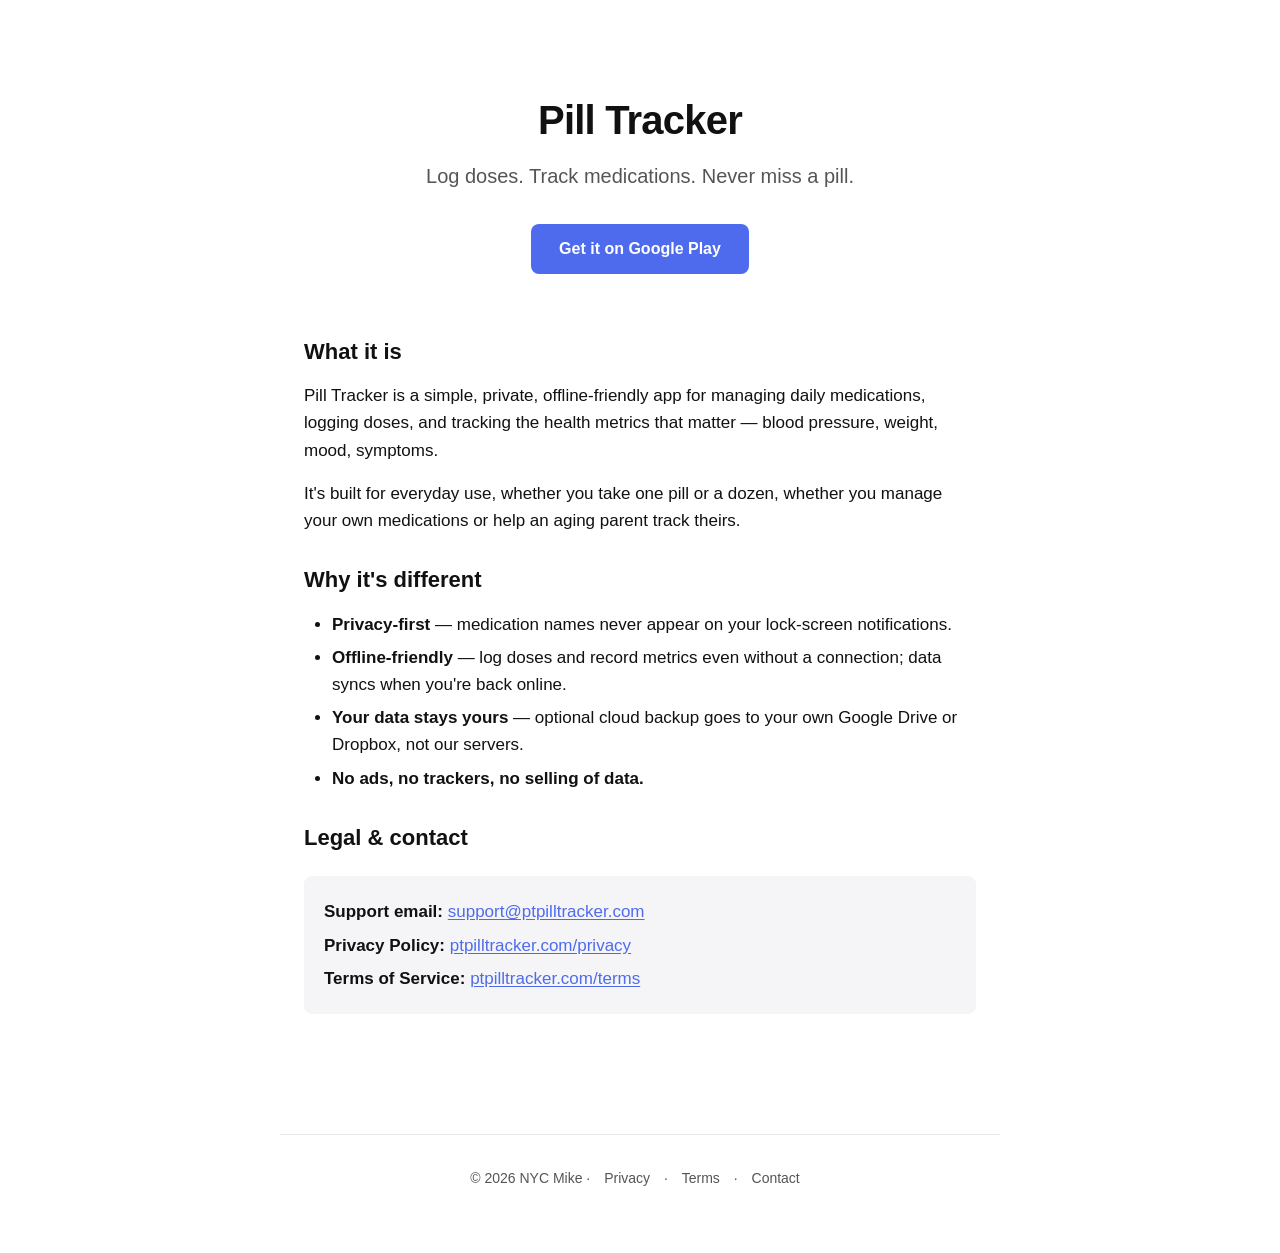
<file: index.html>
<!doctype html>
<html lang="en">
<head>
  <meta charset="utf-8">
  <meta name="viewport" content="width=device-width, initial-scale=1">
  <title>Pill Tracker — Meds &amp; Reminders</title>
  <meta name="description" content="A private, offline-friendly medication tracker. Log doses, track refills, never miss a pill.">
  <link rel="canonical" href="https://ptpilltracker.com/">
  <link rel="icon" type="image/png" href="/favicon.png">
  <meta name="theme-color" content="#4f6bed">
  <meta property="og:type" content="website">
  <meta property="og:site_name" content="Pill Tracker">
  <meta property="og:title" content="Pill Tracker — Meds &amp; Reminders">
  <meta property="og:description" content="A private, offline-friendly medication tracker. Log doses, track refills, never miss a pill.">
  <meta property="og:url" content="https://ptpilltracker.com/">
  <meta property="og:image" content="https://ptpilltracker.com/og-image.png">
  <meta name="twitter:card" content="summary_large_image">
  <meta name="twitter:title" content="Pill Tracker — Meds &amp; Reminders">
  <meta name="twitter:description" content="A private, offline-friendly medication tracker. Log doses, track refills, never miss a pill.">
  <meta name="twitter:image" content="https://ptpilltracker.com/og-image.png">
  <link rel="stylesheet" href="/style.css">
</head>
<body>

<main>
  <section class="landing-hero">
    <h1>Pill Tracker</h1>
    <p class="tagline">Log doses. Track medications. Never miss a pill.</p>
    <a class="landing-cta" href="https://play.google.com/store/apps/details?id=com.pilltracking.app">Get it on Google Play</a>
  </section>

  <section>
    <h2>What it is</h2>
    <p>
      Pill Tracker is a simple, private, offline-friendly app for managing daily medications, logging doses, and tracking the health metrics that matter — blood pressure, weight, mood, symptoms.
    </p>
    <p>
      It's built for everyday use, whether you take one pill or a dozen, whether you manage your own medications or help an aging parent track theirs.
    </p>
  </section>

  <section>
    <h2>Why it's different</h2>
    <ul>
      <li><strong>Privacy-first</strong> — medication names never appear on your lock-screen notifications.</li>
      <li><strong>Offline-friendly</strong> — log doses and record metrics even without a connection; data syncs when you're back online.</li>
      <li><strong>Your data stays yours</strong> — optional cloud backup goes to your own Google Drive or Dropbox, not our servers.</li>
      <li><strong>No ads, no trackers, no selling of data.</strong></li>
    </ul>
  </section>

  <section>
    <h2>Legal &amp; contact</h2>
    <div class="contact-block">
      <p><strong>Support email:</strong> <a href="mailto:support@ptpilltracker.com">support@ptpilltracker.com</a></p>
      <p><strong>Privacy Policy:</strong> <a href="/privacy/">ptpilltracker.com/privacy</a></p>
      <p><strong>Terms of Service:</strong> <a href="/terms/">ptpilltracker.com/terms</a></p>
    </div>
  </section>
</main>

<footer>
  <p>© 2026 NYC Mike · <a href="/privacy/">Privacy</a> · <a href="/terms/">Terms</a> · <a href="mailto:support@ptpilltracker.com">Contact</a></p>
</footer>

</body>
</html>
</file>
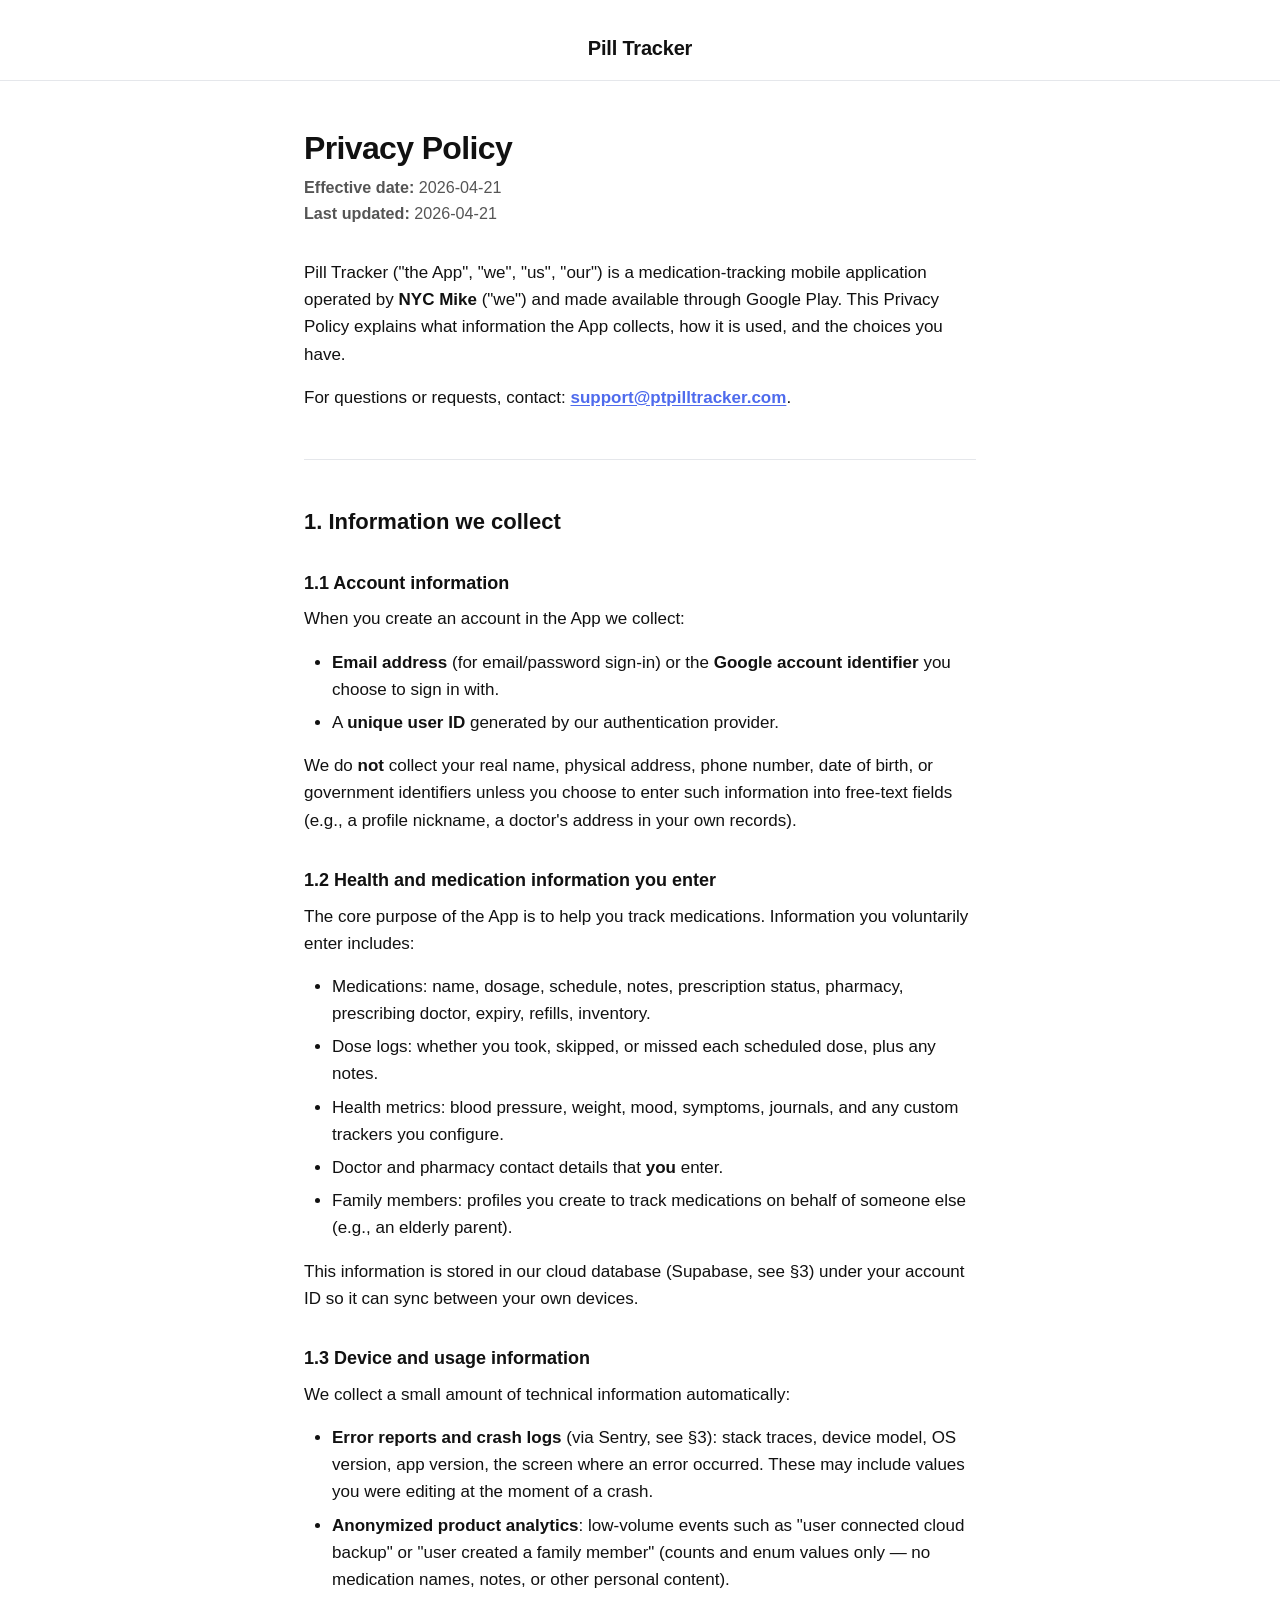
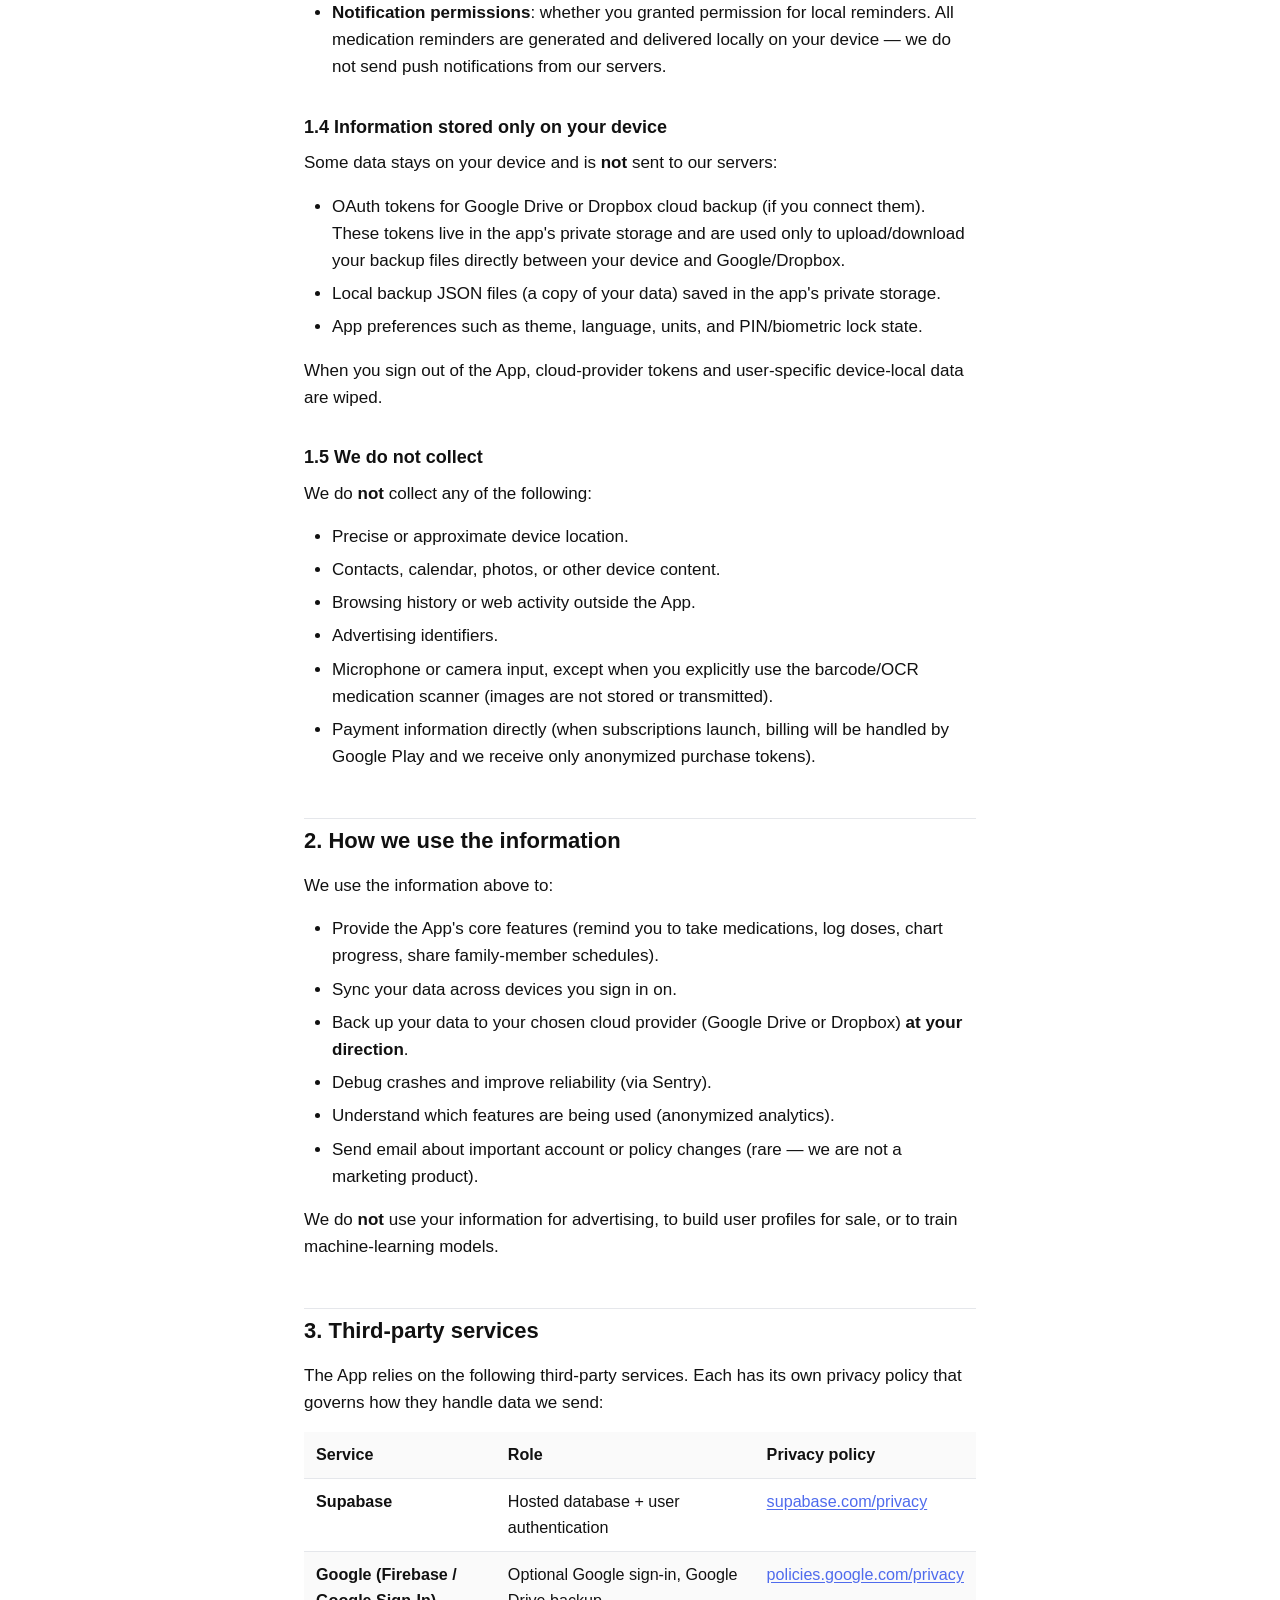
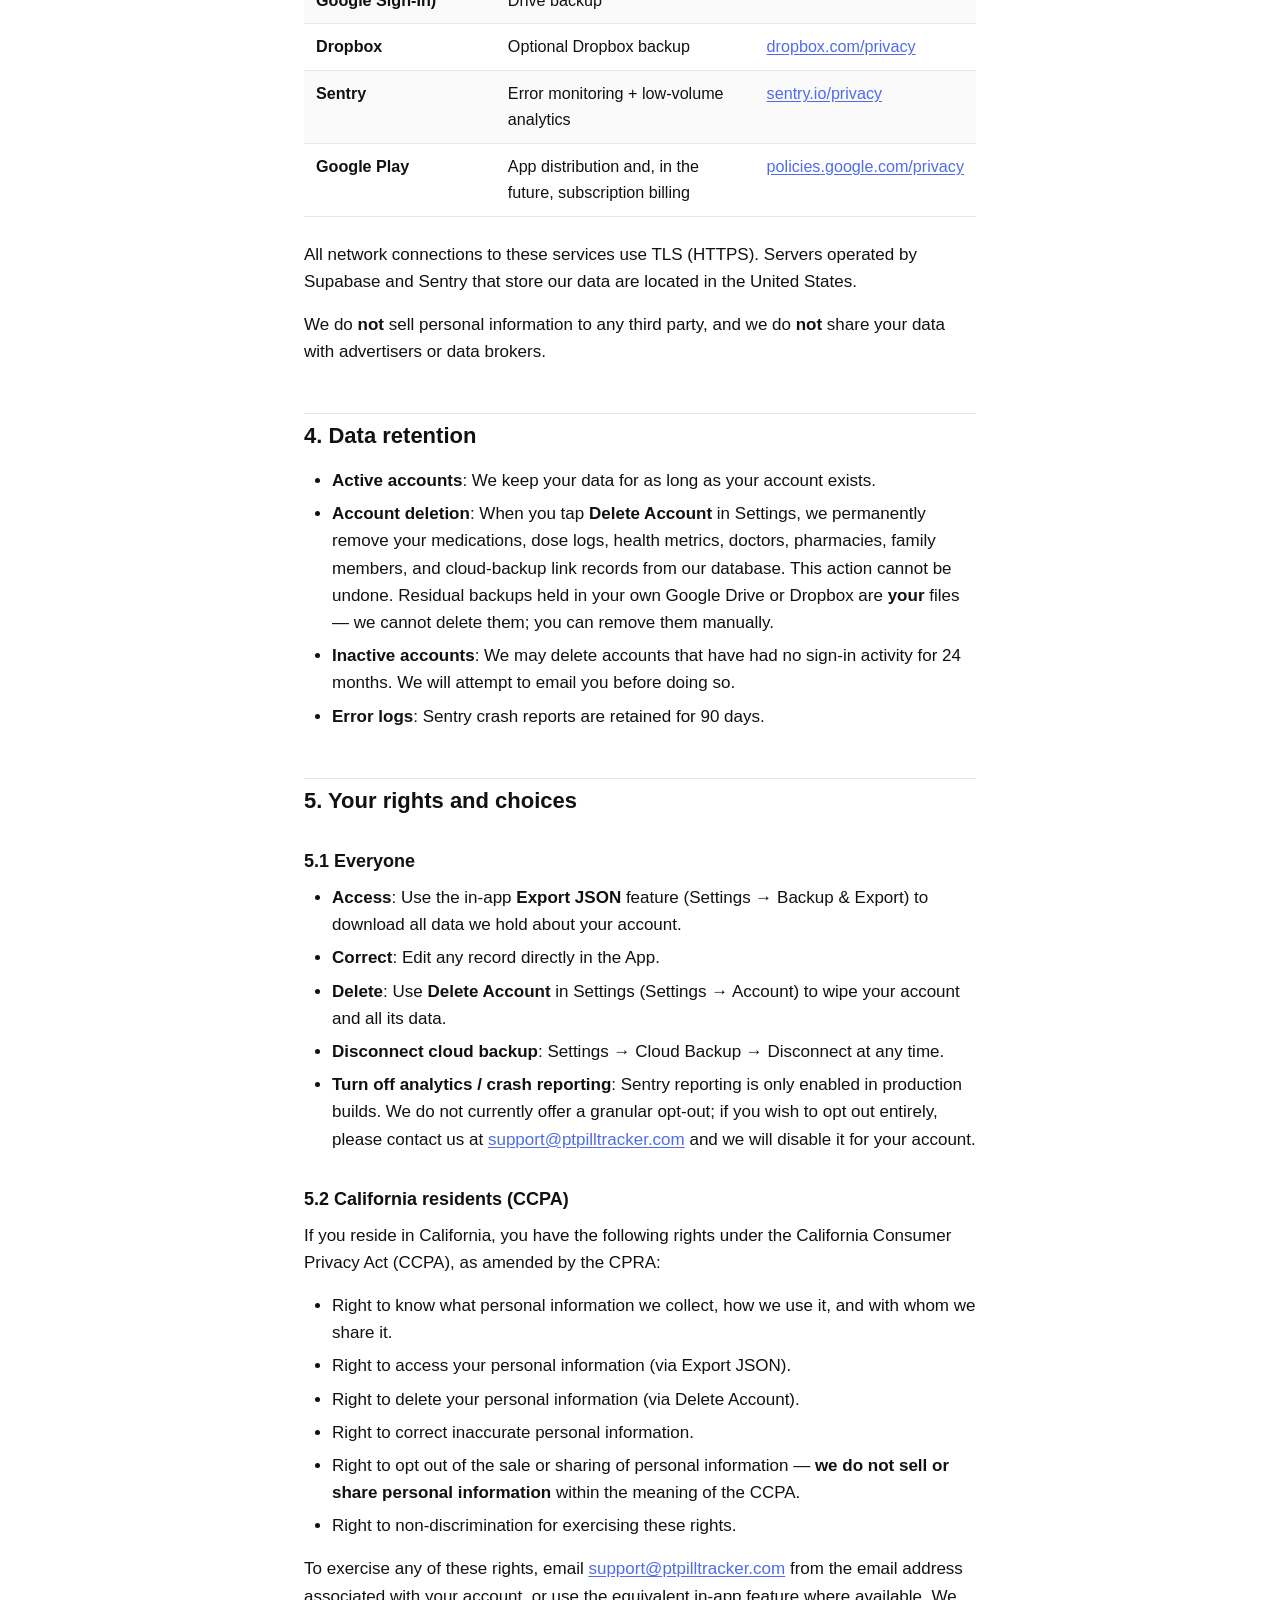
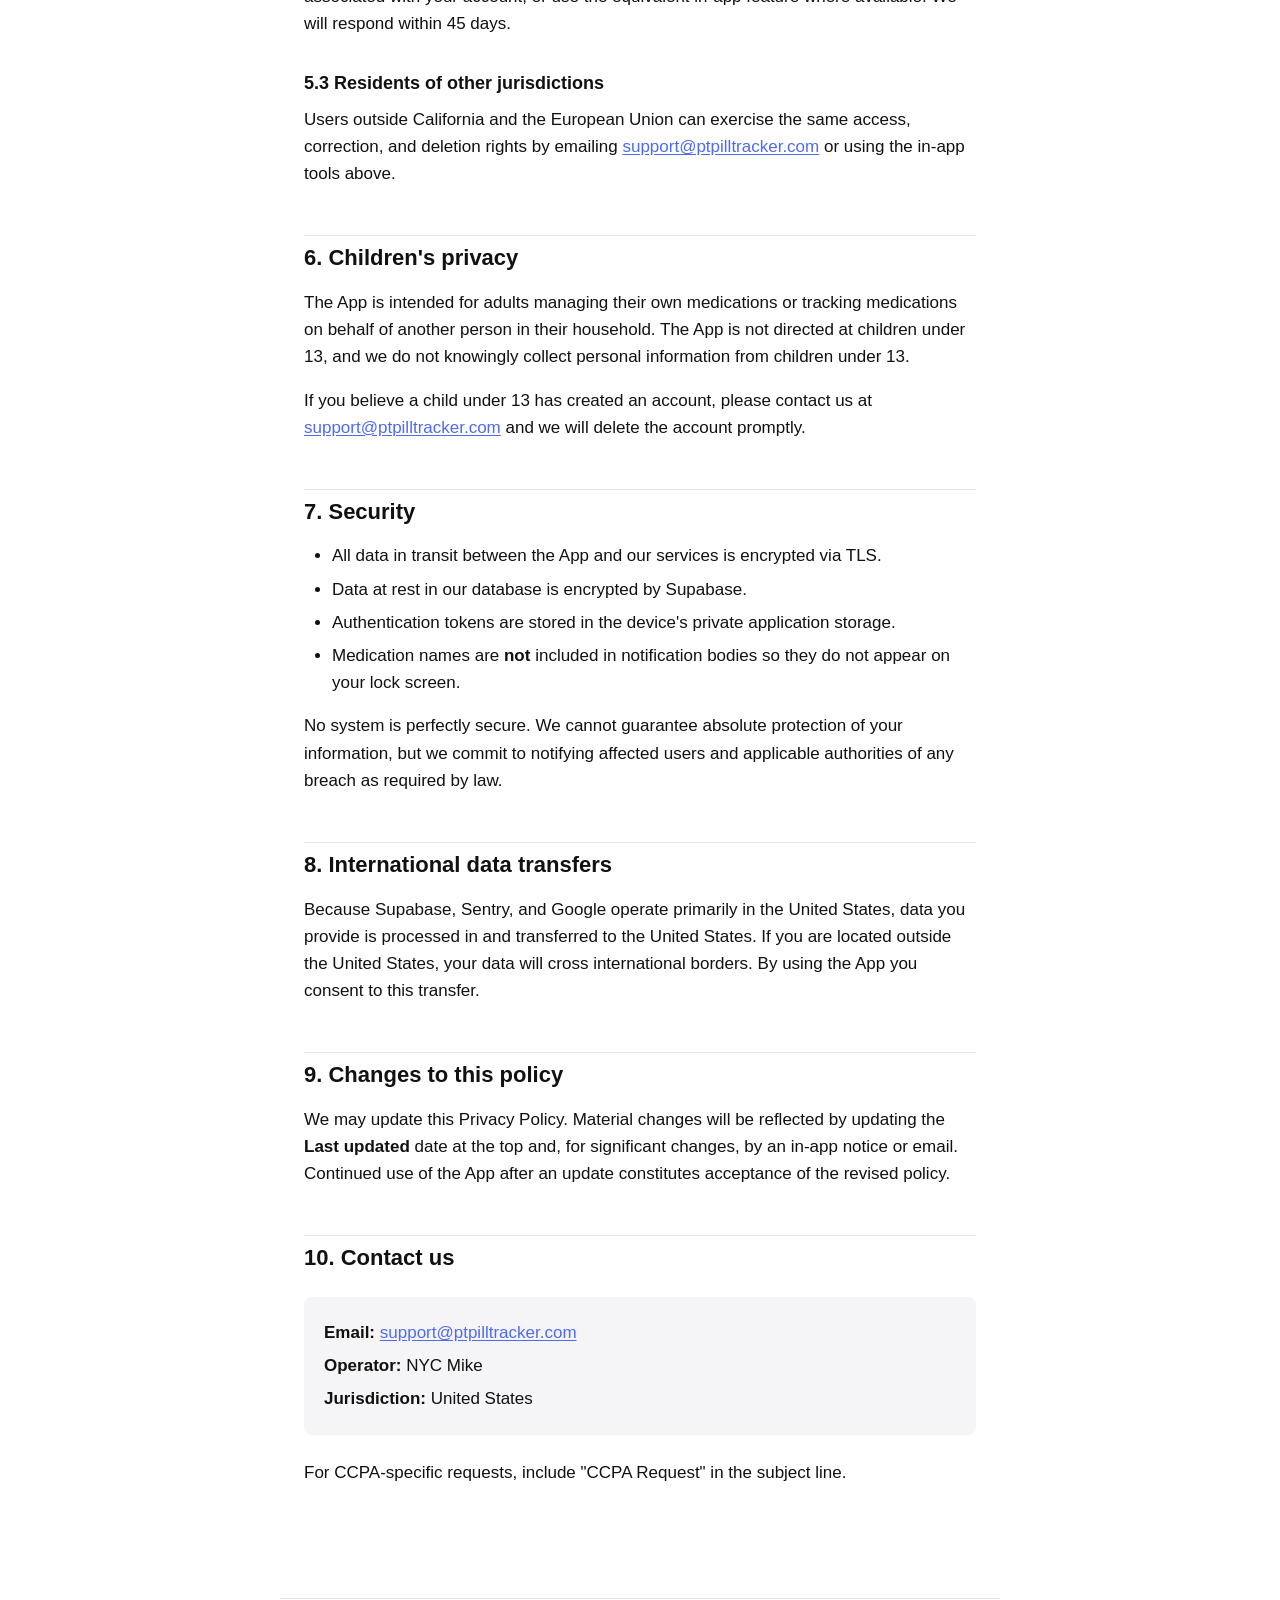
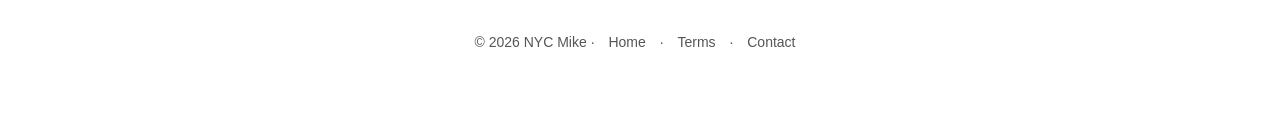
<file: privacy/index.html>
<!doctype html>
<html lang="en">
<head>
  <meta charset="utf-8">
  <meta name="viewport" content="width=device-width, initial-scale=1">
  <title>Privacy Policy — Pill Tracker</title>
  <meta name="description" content="Privacy Policy for the Pill Tracker mobile app. US/CCPA-compliant.">
  <link rel="canonical" href="https://ptpilltracker.com/privacy/">
  <link rel="icon" type="image/png" href="/favicon.png">
  <meta name="theme-color" content="#4f6bed">
  <meta property="og:type" content="article">
  <meta property="og:site_name" content="Pill Tracker">
  <meta property="og:title" content="Privacy Policy — Pill Tracker">
  <meta property="og:description" content="Privacy Policy for the Pill Tracker mobile app. US/CCPA-compliant.">
  <meta property="og:url" content="https://ptpilltracker.com/privacy/">
  <meta property="og:image" content="https://ptpilltracker.com/og-image.png">
  <link rel="stylesheet" href="/style.css">
</head>
<body>

<header class="site-header">
  <a class="logo" href="/">Pill Tracker</a>
</header>

<main>
  <h1>Privacy Policy</h1>
  <p class="meta"><strong>Effective date:</strong> 2026-04-21<br><strong>Last updated:</strong> 2026-04-21</p>

  <p>Pill Tracker ("the App", "we", "us", "our") is a medication-tracking mobile application operated by <strong>NYC Mike</strong> ("we") and made available through Google Play. This Privacy Policy explains what information the App collects, how it is used, and the choices you have.</p>

  <p>For questions or requests, contact: <strong><a href="mailto:support@ptpilltracker.com">support@ptpilltracker.com</a></strong>.</p>

  <hr>

  <h2>1. Information we collect</h2>

  <h3>1.1 Account information</h3>
  <p>When you create an account in the App we collect:</p>
  <ul>
    <li><strong>Email address</strong> (for email/password sign-in) or the <strong>Google account identifier</strong> you choose to sign in with.</li>
    <li>A <strong>unique user ID</strong> generated by our authentication provider.</li>
  </ul>
  <p>We do <strong>not</strong> collect your real name, physical address, phone number, date of birth, or government identifiers unless you choose to enter such information into free-text fields (e.g., a profile nickname, a doctor's address in your own records).</p>

  <h3>1.2 Health and medication information you enter</h3>
  <p>The core purpose of the App is to help you track medications. Information you voluntarily enter includes:</p>
  <ul>
    <li>Medications: name, dosage, schedule, notes, prescription status, pharmacy, prescribing doctor, expiry, refills, inventory.</li>
    <li>Dose logs: whether you took, skipped, or missed each scheduled dose, plus any notes.</li>
    <li>Health metrics: blood pressure, weight, mood, symptoms, journals, and any custom trackers you configure.</li>
    <li>Doctor and pharmacy contact details that <strong>you</strong> enter.</li>
    <li>Family members: profiles you create to track medications on behalf of someone else (e.g., an elderly parent).</li>
  </ul>
  <p>This information is stored in our cloud database (Supabase, see §3) under your account ID so it can sync between your own devices.</p>

  <h3>1.3 Device and usage information</h3>
  <p>We collect a small amount of technical information automatically:</p>
  <ul>
    <li><strong>Error reports and crash logs</strong> (via Sentry, see §3): stack traces, device model, OS version, app version, the screen where an error occurred. These may include values you were editing at the moment of a crash.</li>
    <li><strong>Anonymized product analytics</strong>: low-volume events such as "user connected cloud backup" or "user created a family member" (counts and enum values only — no medication names, notes, or other personal content).</li>
    <li><strong>Notification permissions</strong>: whether you granted permission for local reminders. All medication reminders are generated and delivered locally on your device — we do not send push notifications from our servers.</li>
  </ul>

  <h3>1.4 Information stored only on your device</h3>
  <p>Some data stays on your device and is <strong>not</strong> sent to our servers:</p>
  <ul>
    <li>OAuth tokens for Google Drive or Dropbox cloud backup (if you connect them). These tokens live in the app's private storage and are used only to upload/download your backup files directly between your device and Google/Dropbox.</li>
    <li>Local backup JSON files (a copy of your data) saved in the app's private storage.</li>
    <li>App preferences such as theme, language, units, and PIN/biometric lock state.</li>
  </ul>
  <p>When you sign out of the App, cloud-provider tokens and user-specific device-local data are wiped.</p>

  <h3>1.5 We do not collect</h3>
  <p>We do <strong>not</strong> collect any of the following:</p>
  <ul>
    <li>Precise or approximate device location.</li>
    <li>Contacts, calendar, photos, or other device content.</li>
    <li>Browsing history or web activity outside the App.</li>
    <li>Advertising identifiers.</li>
    <li>Microphone or camera input, except when you explicitly use the barcode/OCR medication scanner (images are not stored or transmitted).</li>
    <li>Payment information directly (when subscriptions launch, billing will be handled by Google Play and we receive only anonymized purchase tokens).</li>
  </ul>

  <h2>2. How we use the information</h2>
  <p>We use the information above to:</p>
  <ul>
    <li>Provide the App's core features (remind you to take medications, log doses, chart progress, share family-member schedules).</li>
    <li>Sync your data across devices you sign in on.</li>
    <li>Back up your data to your chosen cloud provider (Google Drive or Dropbox) <strong>at your direction</strong>.</li>
    <li>Debug crashes and improve reliability (via Sentry).</li>
    <li>Understand which features are being used (anonymized analytics).</li>
    <li>Send email about important account or policy changes (rare — we are not a marketing product).</li>
  </ul>
  <p>We do <strong>not</strong> use your information for advertising, to build user profiles for sale, or to train machine-learning models.</p>

  <h2>3. Third-party services</h2>
  <p>The App relies on the following third-party services. Each has its own privacy policy that governs how they handle data we send:</p>
  <table>
    <thead>
      <tr><th>Service</th><th>Role</th><th>Privacy policy</th></tr>
    </thead>
    <tbody>
      <tr><td><strong>Supabase</strong></td><td>Hosted database + user authentication</td><td><a href="https://supabase.com/privacy">supabase.com/privacy</a></td></tr>
      <tr><td><strong>Google (Firebase / Google Sign-In)</strong></td><td>Optional Google sign-in, Google Drive backup</td><td><a href="https://policies.google.com/privacy">policies.google.com/privacy</a></td></tr>
      <tr><td><strong>Dropbox</strong></td><td>Optional Dropbox backup</td><td><a href="https://www.dropbox.com/privacy">dropbox.com/privacy</a></td></tr>
      <tr><td><strong>Sentry</strong></td><td>Error monitoring + low-volume analytics</td><td><a href="https://sentry.io/privacy/">sentry.io/privacy</a></td></tr>
      <tr><td><strong>Google Play</strong></td><td>App distribution and, in the future, subscription billing</td><td><a href="https://policies.google.com/privacy">policies.google.com/privacy</a></td></tr>
    </tbody>
  </table>
  <p>All network connections to these services use TLS (HTTPS). Servers operated by Supabase and Sentry that store our data are located in the United States.</p>
  <p>We do <strong>not</strong> sell personal information to any third party, and we do <strong>not</strong> share your data with advertisers or data brokers.</p>

  <h2>4. Data retention</h2>
  <ul>
    <li><strong>Active accounts</strong>: We keep your data for as long as your account exists.</li>
    <li><strong>Account deletion</strong>: When you tap <strong>Delete Account</strong> in Settings, we permanently remove your medications, dose logs, health metrics, doctors, pharmacies, family members, and cloud-backup link records from our database. This action cannot be undone. Residual backups held in your own Google Drive or Dropbox are <strong>your</strong> files — we cannot delete them; you can remove them manually.</li>
    <li><strong>Inactive accounts</strong>: We may delete accounts that have had no sign-in activity for 24 months. We will attempt to email you before doing so.</li>
    <li><strong>Error logs</strong>: Sentry crash reports are retained for 90 days.</li>
  </ul>

  <h2>5. Your rights and choices</h2>

  <h3>5.1 Everyone</h3>
  <ul>
    <li><strong>Access</strong>: Use the in-app <strong>Export JSON</strong> feature (Settings → Backup &amp; Export) to download all data we hold about your account.</li>
    <li><strong>Correct</strong>: Edit any record directly in the App.</li>
    <li><strong>Delete</strong>: Use <strong>Delete Account</strong> in Settings (Settings → Account) to wipe your account and all its data.</li>
    <li><strong>Disconnect cloud backup</strong>: Settings → Cloud Backup → Disconnect at any time.</li>
    <li><strong>Turn off analytics / crash reporting</strong>: Sentry reporting is only enabled in production builds. We do not currently offer a granular opt-out; if you wish to opt out entirely, please contact us at <a href="mailto:support@ptpilltracker.com">support@ptpilltracker.com</a> and we will disable it for your account.</li>
  </ul>

  <h3>5.2 California residents (CCPA)</h3>
  <p>If you reside in California, you have the following rights under the California Consumer Privacy Act (CCPA), as amended by the CPRA:</p>
  <ul>
    <li>Right to know what personal information we collect, how we use it, and with whom we share it.</li>
    <li>Right to access your personal information (via Export JSON).</li>
    <li>Right to delete your personal information (via Delete Account).</li>
    <li>Right to correct inaccurate personal information.</li>
    <li>Right to opt out of the sale or sharing of personal information — <strong>we do not sell or share personal information</strong> within the meaning of the CCPA.</li>
    <li>Right to non-discrimination for exercising these rights.</li>
  </ul>
  <p>To exercise any of these rights, email <a href="mailto:support@ptpilltracker.com">support@ptpilltracker.com</a> from the email address associated with your account, or use the equivalent in-app feature where available. We will respond within 45 days.</p>

  <h3>5.3 Residents of other jurisdictions</h3>
  <p>Users outside California and the European Union can exercise the same access, correction, and deletion rights by emailing <a href="mailto:support@ptpilltracker.com">support@ptpilltracker.com</a> or using the in-app tools above.</p>

  <h2>6. Children's privacy</h2>
  <p>The App is intended for adults managing their own medications or tracking medications on behalf of another person in their household. The App is not directed at children under 13, and we do not knowingly collect personal information from children under 13.</p>
  <p>If you believe a child under 13 has created an account, please contact us at <a href="mailto:support@ptpilltracker.com">support@ptpilltracker.com</a> and we will delete the account promptly.</p>

  <h2>7. Security</h2>
  <ul>
    <li>All data in transit between the App and our services is encrypted via TLS.</li>
    <li>Data at rest in our database is encrypted by Supabase.</li>
    <li>Authentication tokens are stored in the device's private application storage.</li>
    <li>Medication names are <strong>not</strong> included in notification bodies so they do not appear on your lock screen.</li>
  </ul>
  <p>No system is perfectly secure. We cannot guarantee absolute protection of your information, but we commit to notifying affected users and applicable authorities of any breach as required by law.</p>

  <h2>8. International data transfers</h2>
  <p>Because Supabase, Sentry, and Google operate primarily in the United States, data you provide is processed in and transferred to the United States. If you are located outside the United States, your data will cross international borders. By using the App you consent to this transfer.</p>

  <h2>9. Changes to this policy</h2>
  <p>We may update this Privacy Policy. Material changes will be reflected by updating the <strong>Last updated</strong> date at the top and, for significant changes, by an in-app notice or email. Continued use of the App after an update constitutes acceptance of the revised policy.</p>

  <h2>10. Contact us</h2>
  <div class="contact-block">
    <p><strong>Email:</strong> <a href="mailto:support@ptpilltracker.com">support@ptpilltracker.com</a></p>
    <p><strong>Operator:</strong> NYC Mike</p>
    <p><strong>Jurisdiction:</strong> United States</p>
  </div>
  <p>For CCPA-specific requests, include "CCPA Request" in the subject line.</p>

</main>

<footer>
  <p>© 2026 NYC Mike · <a href="/">Home</a> · <a href="/terms/">Terms</a> · <a href="mailto:support@ptpilltracker.com">Contact</a></p>
</footer>

</body>
</html>
</file>
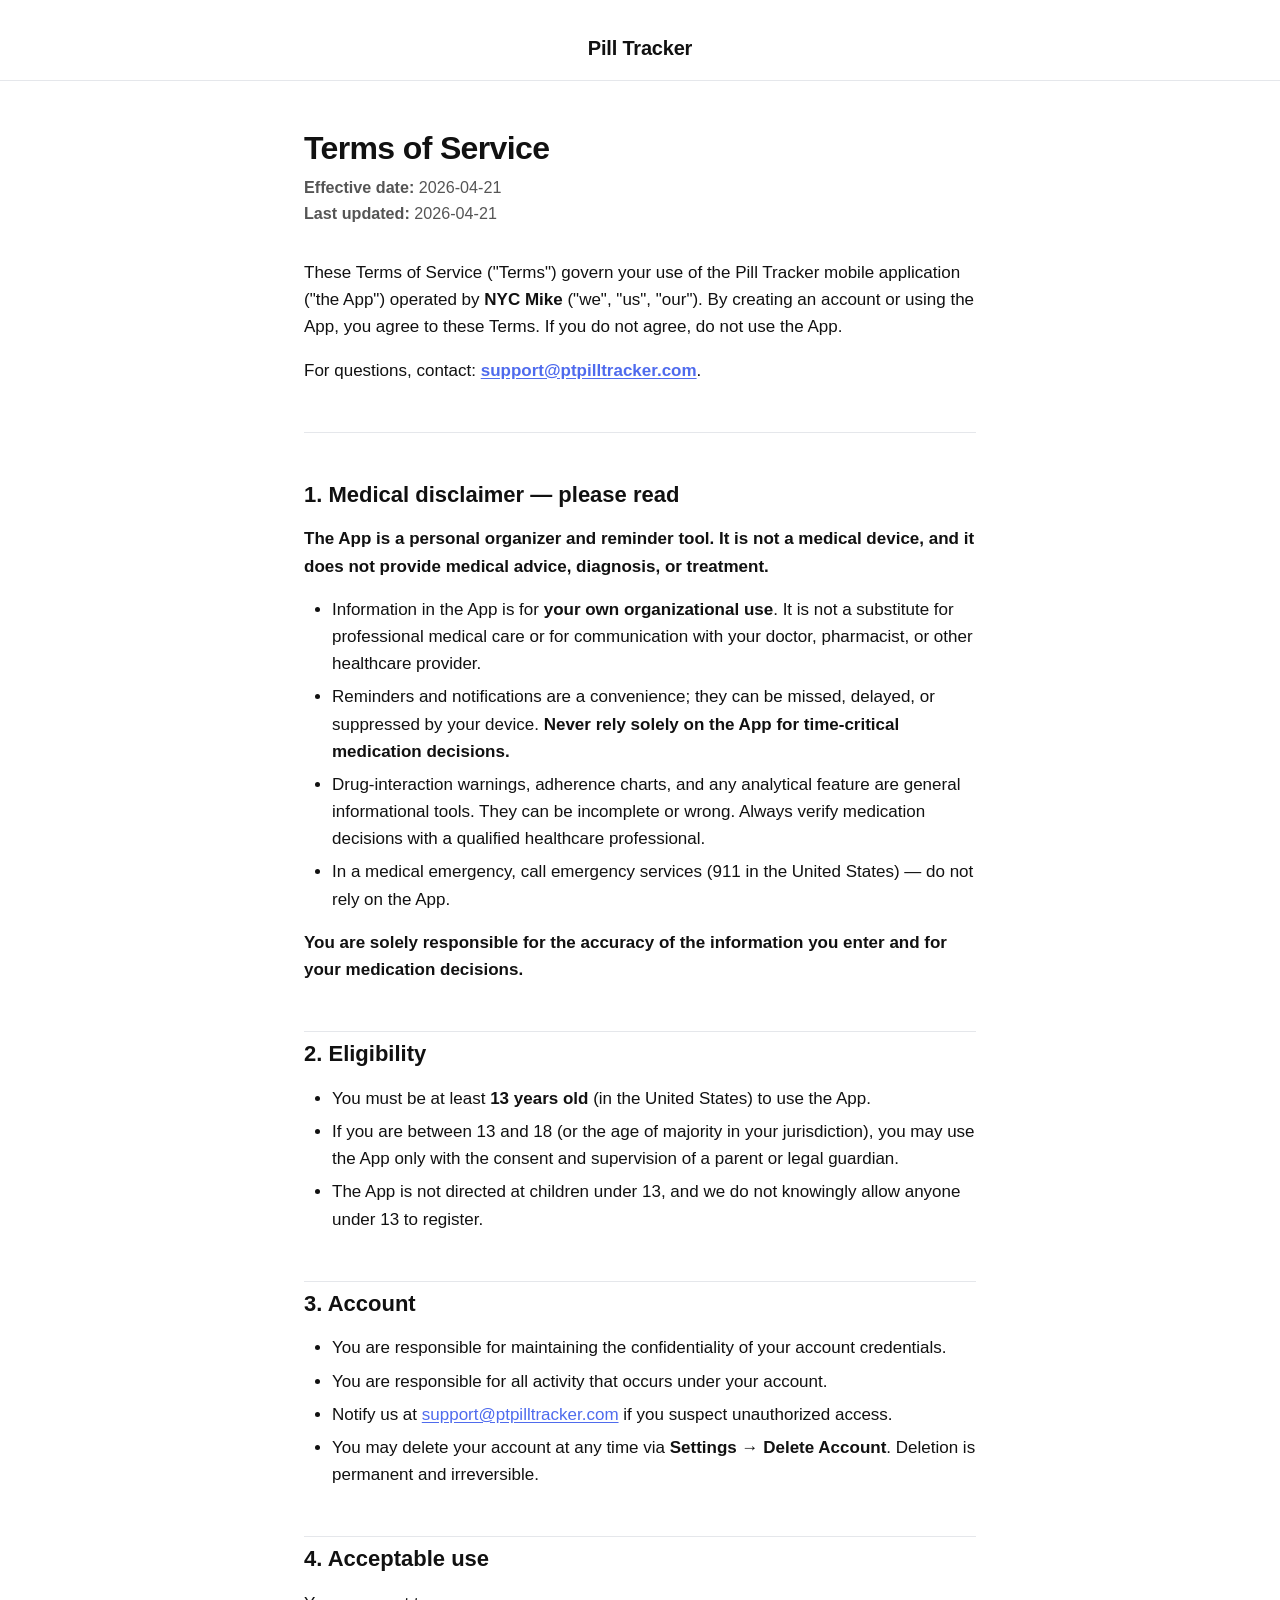
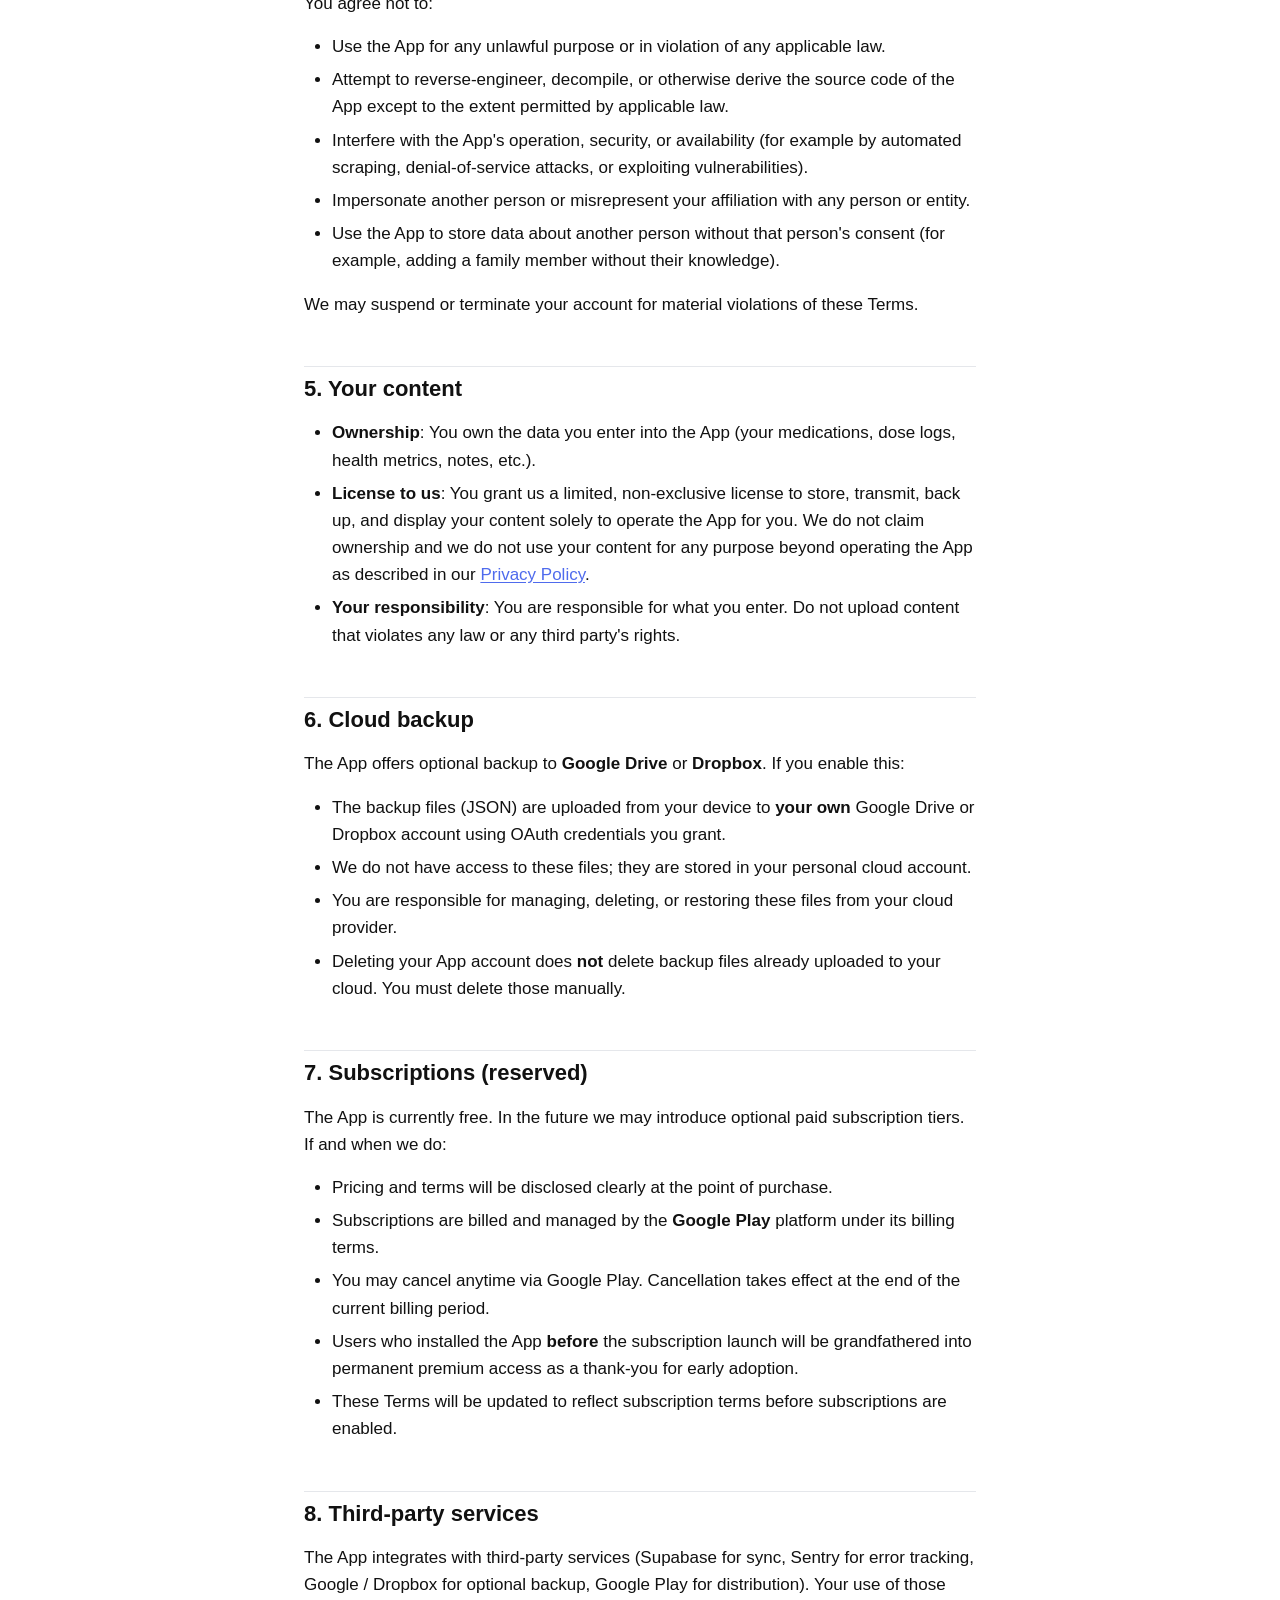
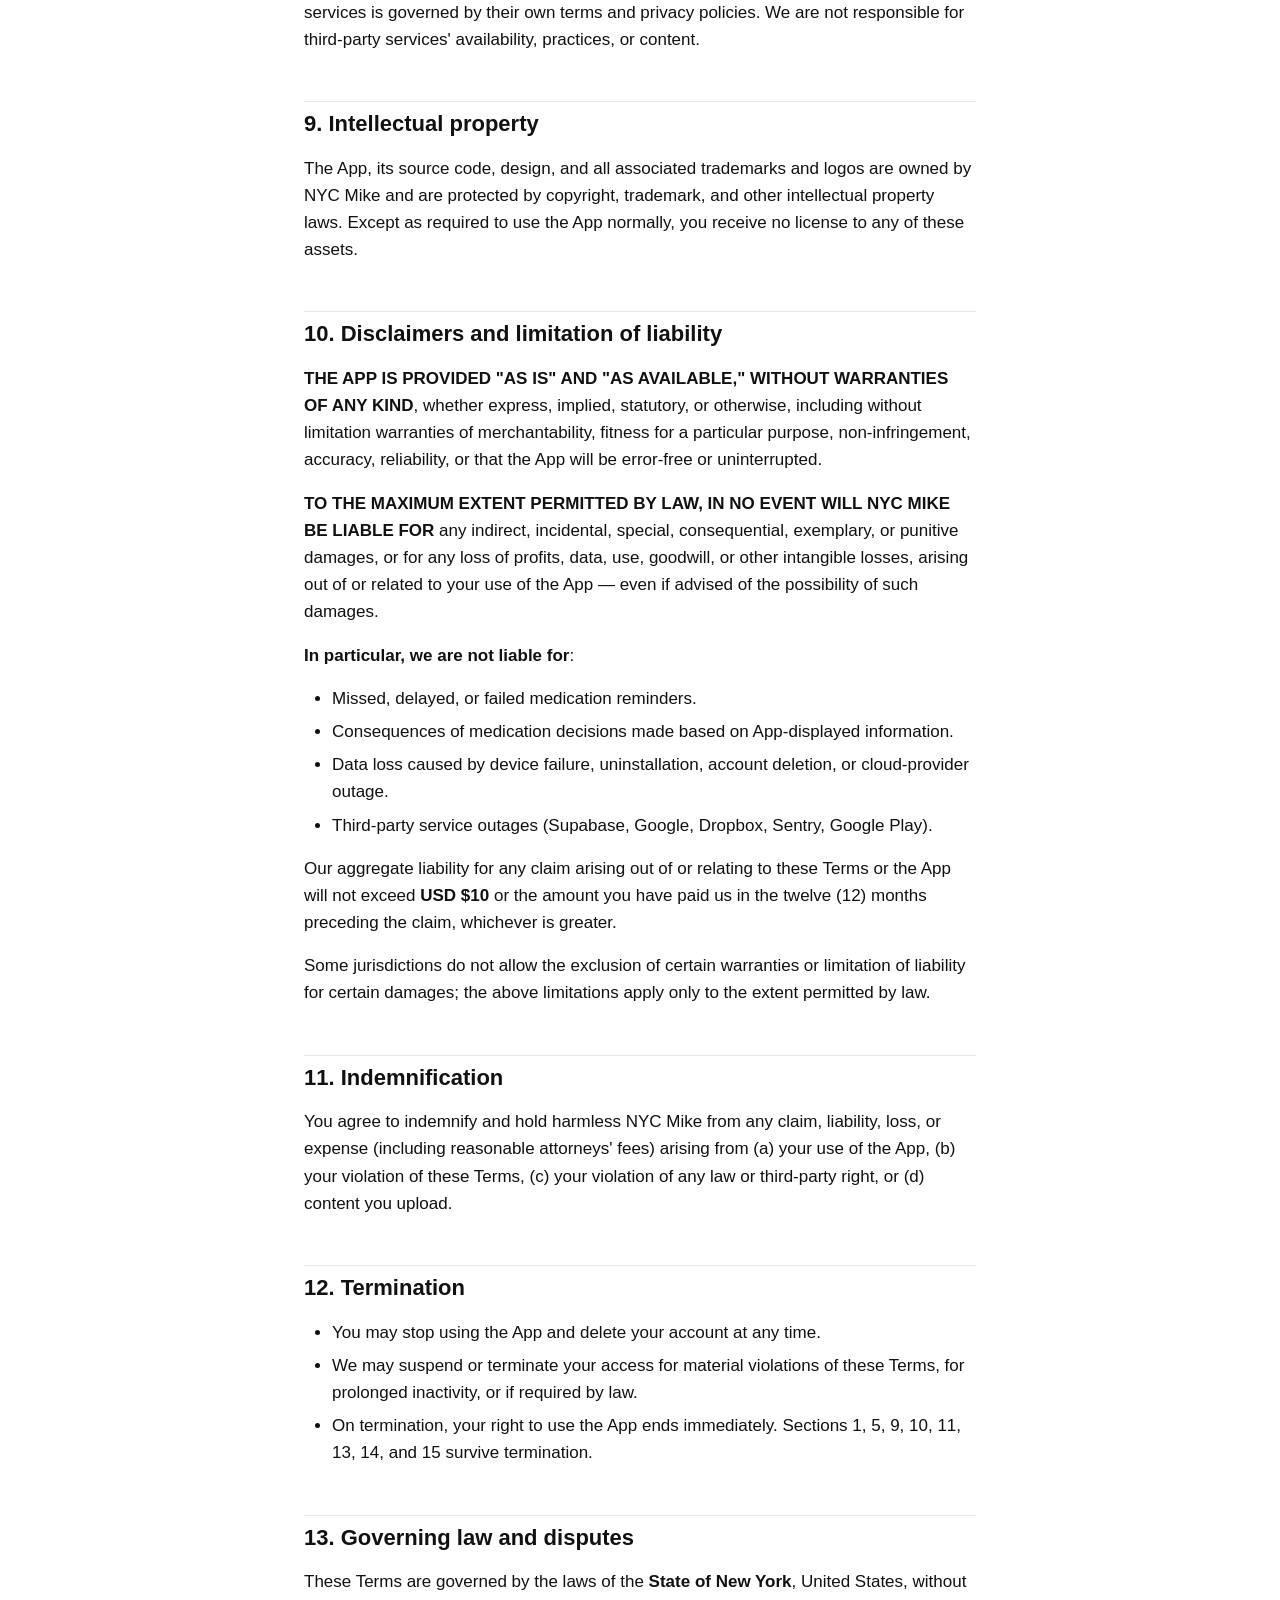
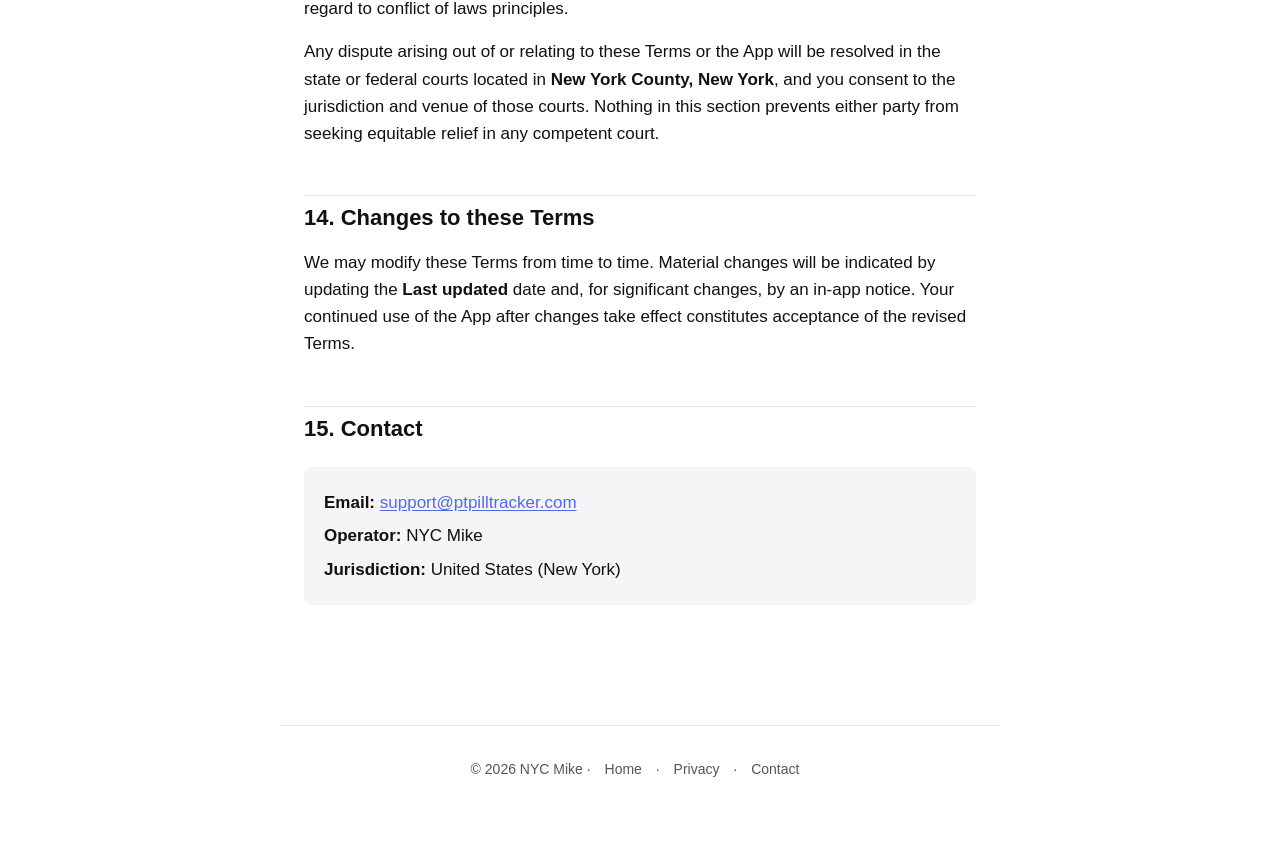
<file: terms/index.html>
<!doctype html>
<html lang="en">
<head>
  <meta charset="utf-8">
  <meta name="viewport" content="width=device-width, initial-scale=1">
  <title>Terms of Service — Pill Tracker</title>
  <meta name="description" content="Terms of Service for the Pill Tracker mobile app.">
  <link rel="canonical" href="https://ptpilltracker.com/terms/">
  <link rel="icon" type="image/png" href="/favicon.png">
  <meta name="theme-color" content="#4f6bed">
  <meta property="og:type" content="article">
  <meta property="og:site_name" content="Pill Tracker">
  <meta property="og:title" content="Terms of Service — Pill Tracker">
  <meta property="og:description" content="Terms of Service for the Pill Tracker mobile app.">
  <meta property="og:url" content="https://ptpilltracker.com/terms/">
  <meta property="og:image" content="https://ptpilltracker.com/og-image.png">
  <link rel="stylesheet" href="/style.css">
</head>
<body>

<header class="site-header">
  <a class="logo" href="/">Pill Tracker</a>
</header>

<main>
  <h1>Terms of Service</h1>
  <p class="meta"><strong>Effective date:</strong> 2026-04-21<br><strong>Last updated:</strong> 2026-04-21</p>

  <p>These Terms of Service ("Terms") govern your use of the Pill Tracker mobile application ("the App") operated by <strong>NYC Mike</strong> ("we", "us", "our"). By creating an account or using the App, you agree to these Terms. If you do not agree, do not use the App.</p>

  <p>For questions, contact: <strong><a href="mailto:support@ptpilltracker.com">support@ptpilltracker.com</a></strong>.</p>

  <hr>

  <h2>1. Medical disclaimer — please read</h2>
  <p><strong>The App is a personal organizer and reminder tool. It is not a medical device, and it does not provide medical advice, diagnosis, or treatment.</strong></p>
  <ul>
    <li>Information in the App is for <strong>your own organizational use</strong>. It is not a substitute for professional medical care or for communication with your doctor, pharmacist, or other healthcare provider.</li>
    <li>Reminders and notifications are a convenience; they can be missed, delayed, or suppressed by your device. <strong>Never rely solely on the App for time-critical medication decisions.</strong></li>
    <li>Drug-interaction warnings, adherence charts, and any analytical feature are general informational tools. They can be incomplete or wrong. Always verify medication decisions with a qualified healthcare professional.</li>
    <li>In a medical emergency, call emergency services (911 in the United States) — do not rely on the App.</li>
  </ul>
  <p><strong>You are solely responsible for the accuracy of the information you enter and for your medication decisions.</strong></p>

  <h2>2. Eligibility</h2>
  <ul>
    <li>You must be at least <strong>13 years old</strong> (in the United States) to use the App.</li>
    <li>If you are between 13 and 18 (or the age of majority in your jurisdiction), you may use the App only with the consent and supervision of a parent or legal guardian.</li>
    <li>The App is not directed at children under 13, and we do not knowingly allow anyone under 13 to register.</li>
  </ul>

  <h2>3. Account</h2>
  <ul>
    <li>You are responsible for maintaining the confidentiality of your account credentials.</li>
    <li>You are responsible for all activity that occurs under your account.</li>
    <li>Notify us at <a href="mailto:support@ptpilltracker.com">support@ptpilltracker.com</a> if you suspect unauthorized access.</li>
    <li>You may delete your account at any time via <strong>Settings → Delete Account</strong>. Deletion is permanent and irreversible.</li>
  </ul>

  <h2>4. Acceptable use</h2>
  <p>You agree not to:</p>
  <ul>
    <li>Use the App for any unlawful purpose or in violation of any applicable law.</li>
    <li>Attempt to reverse-engineer, decompile, or otherwise derive the source code of the App except to the extent permitted by applicable law.</li>
    <li>Interfere with the App's operation, security, or availability (for example by automated scraping, denial-of-service attacks, or exploiting vulnerabilities).</li>
    <li>Impersonate another person or misrepresent your affiliation with any person or entity.</li>
    <li>Use the App to store data about another person without that person's consent (for example, adding a family member without their knowledge).</li>
  </ul>
  <p>We may suspend or terminate your account for material violations of these Terms.</p>

  <h2>5. Your content</h2>
  <ul>
    <li><strong>Ownership</strong>: You own the data you enter into the App (your medications, dose logs, health metrics, notes, etc.).</li>
    <li><strong>License to us</strong>: You grant us a limited, non-exclusive license to store, transmit, back up, and display your content solely to operate the App for you. We do not claim ownership and we do not use your content for any purpose beyond operating the App as described in our <a href="/privacy/">Privacy Policy</a>.</li>
    <li><strong>Your responsibility</strong>: You are responsible for what you enter. Do not upload content that violates any law or any third party's rights.</li>
  </ul>

  <h2>6. Cloud backup</h2>
  <p>The App offers optional backup to <strong>Google Drive</strong> or <strong>Dropbox</strong>. If you enable this:</p>
  <ul>
    <li>The backup files (JSON) are uploaded from your device to <strong>your own</strong> Google Drive or Dropbox account using OAuth credentials you grant.</li>
    <li>We do not have access to these files; they are stored in your personal cloud account.</li>
    <li>You are responsible for managing, deleting, or restoring these files from your cloud provider.</li>
    <li>Deleting your App account does <strong>not</strong> delete backup files already uploaded to your cloud. You must delete those manually.</li>
  </ul>

  <h2>7. Subscriptions (reserved)</h2>
  <p>The App is currently free. In the future we may introduce optional paid subscription tiers. If and when we do:</p>
  <ul>
    <li>Pricing and terms will be disclosed clearly at the point of purchase.</li>
    <li>Subscriptions are billed and managed by the <strong>Google Play</strong> platform under its billing terms.</li>
    <li>You may cancel anytime via Google Play. Cancellation takes effect at the end of the current billing period.</li>
    <li>Users who installed the App <strong>before</strong> the subscription launch will be grandfathered into permanent premium access as a thank-you for early adoption.</li>
    <li>These Terms will be updated to reflect subscription terms before subscriptions are enabled.</li>
  </ul>

  <h2>8. Third-party services</h2>
  <p>The App integrates with third-party services (Supabase for sync, Sentry for error tracking, Google / Dropbox for optional backup, Google Play for distribution). Your use of those services is governed by their own terms and privacy policies. We are not responsible for third-party services' availability, practices, or content.</p>

  <h2>9. Intellectual property</h2>
  <p>The App, its source code, design, and all associated trademarks and logos are owned by NYC Mike and are protected by copyright, trademark, and other intellectual property laws. Except as required to use the App normally, you receive no license to any of these assets.</p>

  <h2>10. Disclaimers and limitation of liability</h2>
  <p><strong>THE APP IS PROVIDED "AS IS" AND "AS AVAILABLE," WITHOUT WARRANTIES OF ANY KIND</strong>, whether express, implied, statutory, or otherwise, including without limitation warranties of merchantability, fitness for a particular purpose, non-infringement, accuracy, reliability, or that the App will be error-free or uninterrupted.</p>
  <p><strong>TO THE MAXIMUM EXTENT PERMITTED BY LAW, IN NO EVENT WILL NYC MIKE BE LIABLE FOR</strong> any indirect, incidental, special, consequential, exemplary, or punitive damages, or for any loss of profits, data, use, goodwill, or other intangible losses, arising out of or related to your use of the App — even if advised of the possibility of such damages.</p>
  <p><strong>In particular, we are not liable for</strong>:</p>
  <ul>
    <li>Missed, delayed, or failed medication reminders.</li>
    <li>Consequences of medication decisions made based on App-displayed information.</li>
    <li>Data loss caused by device failure, uninstallation, account deletion, or cloud-provider outage.</li>
    <li>Third-party service outages (Supabase, Google, Dropbox, Sentry, Google Play).</li>
  </ul>
  <p>Our aggregate liability for any claim arising out of or relating to these Terms or the App will not exceed <strong>USD $10</strong> or the amount you have paid us in the twelve (12) months preceding the claim, whichever is greater.</p>
  <p>Some jurisdictions do not allow the exclusion of certain warranties or limitation of liability for certain damages; the above limitations apply only to the extent permitted by law.</p>

  <h2>11. Indemnification</h2>
  <p>You agree to indemnify and hold harmless NYC Mike from any claim, liability, loss, or expense (including reasonable attorneys' fees) arising from (a) your use of the App, (b) your violation of these Terms, (c) your violation of any law or third-party right, or (d) content you upload.</p>

  <h2>12. Termination</h2>
  <ul>
    <li>You may stop using the App and delete your account at any time.</li>
    <li>We may suspend or terminate your access for material violations of these Terms, for prolonged inactivity, or if required by law.</li>
    <li>On termination, your right to use the App ends immediately. Sections 1, 5, 9, 10, 11, 13, 14, and 15 survive termination.</li>
  </ul>

  <h2>13. Governing law and disputes</h2>
  <p>These Terms are governed by the laws of the <strong>State of New York</strong>, United States, without regard to conflict of laws principles.</p>
  <p>Any dispute arising out of or relating to these Terms or the App will be resolved in the state or federal courts located in <strong>New York County, New York</strong>, and you consent to the jurisdiction and venue of those courts. Nothing in this section prevents either party from seeking equitable relief in any competent court.</p>

  <h2>14. Changes to these Terms</h2>
  <p>We may modify these Terms from time to time. Material changes will be indicated by updating the <strong>Last updated</strong> date and, for significant changes, by an in-app notice. Your continued use of the App after changes take effect constitutes acceptance of the revised Terms.</p>

  <h2>15. Contact</h2>
  <div class="contact-block">
    <p><strong>Email:</strong> <a href="mailto:support@ptpilltracker.com">support@ptpilltracker.com</a></p>
    <p><strong>Operator:</strong> NYC Mike</p>
    <p><strong>Jurisdiction:</strong> United States (New York)</p>
  </div>

</main>

<footer>
  <p>© 2026 NYC Mike · <a href="/">Home</a> · <a href="/privacy/">Privacy</a> · <a href="mailto:support@ptpilltracker.com">Contact</a></p>
</footer>

</body>
</html>
</file>
<file: style.css>
/* Pill Tracker — public site styles
   Plain CSS, no build step, mobile-friendly, dark-mode aware. */

:root {
  --text: #111;
  --text-muted: #555;
  --bg: #fff;
  --accent: #4f6bed;
  --accent-hover: #3e57d5;
  --border: #e5e7eb;
  --code-bg: #f5f5f7;
  --table-alt: #fafafa;
}

@media (prefers-color-scheme: dark) {
  :root {
    --text: #eee;
    --text-muted: #aaa;
    --bg: #121212;
    --accent: #7b93ff;
    --accent-hover: #a3b3ff;
    --border: #2a2a2a;
    --code-bg: #1e1e1e;
    --table-alt: #1a1a1a;
  }
}

* { box-sizing: border-box; }

html, body {
  margin: 0;
  padding: 0;
}

body {
  font-family: -apple-system, BlinkMacSystemFont, "Segoe UI", Roboto, "Helvetica Neue", Arial, "PingFang SC", "Microsoft YaHei", sans-serif;
  font-size: 17px;
  line-height: 1.6;
  color: var(--text);
  background: var(--bg);
  -webkit-font-smoothing: antialiased;
  text-rendering: optimizeLegibility;
}

main {
  max-width: 720px;
  margin: 0 auto;
  padding: 48px 24px 96px;
}

header.site-header {
  padding: 32px 24px 16px;
  text-align: center;
  border-bottom: 1px solid var(--border);
}

header.site-header a.logo {
  color: var(--text);
  text-decoration: none;
  font-size: 20px;
  font-weight: 700;
  letter-spacing: -0.01em;
}

header.site-header a.logo:hover {
  color: var(--accent);
}

h1 {
  font-size: 32px;
  line-height: 1.2;
  letter-spacing: -0.02em;
  margin: 0 0 8px;
}

h2 {
  font-size: 22px;
  line-height: 1.3;
  margin: 48px 0 16px;
  padding-top: 8px;
  border-top: 1px solid var(--border);
}

h2:first-of-type {
  border-top: none;
  padding-top: 0;
  margin-top: 32px;
}

h3 {
  font-size: 18px;
  margin: 32px 0 8px;
}

p, ul, ol {
  margin: 0 0 16px;
}

ul, ol {
  padding-left: 28px;
}

li {
  margin-bottom: 6px;
}

a {
  color: var(--accent);
  text-decoration: underline;
  text-underline-offset: 2px;
}

a:hover {
  color: var(--accent-hover);
}

strong {
  font-weight: 600;
}

hr {
  border: none;
  border-top: 1px solid var(--border);
  margin: 48px 0;
}

code {
  background: var(--code-bg);
  padding: 2px 6px;
  border-radius: 4px;
  font-family: ui-monospace, "SF Mono", Consolas, monospace;
  font-size: 0.9em;
}

pre {
  background: var(--code-bg);
  padding: 16px;
  border-radius: 8px;
  overflow-x: auto;
  font-size: 0.88em;
}

pre code {
  background: transparent;
  padding: 0;
}

table {
  width: 100%;
  border-collapse: collapse;
  margin: 16px 0 24px;
  font-size: 0.95em;
}

th, td {
  text-align: left;
  padding: 10px 12px;
  border-bottom: 1px solid var(--border);
  vertical-align: top;
}

th {
  font-weight: 600;
  background: var(--table-alt);
}

tr:nth-child(even) td {
  background: var(--table-alt);
}

.meta {
  color: var(--text-muted);
  font-size: 0.95em;
  margin-bottom: 32px;
}

.contact-block {
  background: var(--code-bg);
  padding: 16px 20px;
  border-radius: 8px;
  margin: 24px 0;
}

.contact-block p {
  margin: 6px 0;
}

footer {
  max-width: 720px;
  margin: 0 auto;
  padding: 32px 24px 48px;
  text-align: center;
  color: var(--text-muted);
  font-size: 14px;
  border-top: 1px solid var(--border);
}

footer a {
  color: var(--text-muted);
  text-decoration: none;
  margin: 0 10px;
}

footer a:hover {
  color: var(--accent);
  text-decoration: underline;
}

/* Landing page specific */
.landing-hero {
  text-align: center;
  padding: 48px 0 32px;
}

.landing-hero h1 {
  font-size: 40px;
  margin-bottom: 16px;
}

.landing-hero .tagline {
  font-size: 20px;
  color: var(--text-muted);
  margin-bottom: 32px;
}

.landing-cta {
  display: inline-block;
  background: var(--accent);
  color: #fff;
  padding: 12px 28px;
  border-radius: 8px;
  text-decoration: none;
  font-weight: 600;
  font-size: 16px;
}

.landing-cta:hover {
  background: var(--accent-hover);
  color: #fff;
}

.landing-links {
  text-align: center;
  padding: 32px 0;
}

.landing-links a {
  margin: 0 12px;
  color: var(--text-muted);
}

@media (max-width: 600px) {
  main { padding: 24px 16px 64px; }
  h1 { font-size: 26px; }
  .landing-hero h1 { font-size: 32px; }
  .landing-hero .tagline { font-size: 17px; }
  h2 { font-size: 19px; }
  body { font-size: 16px; }
}
</file>
